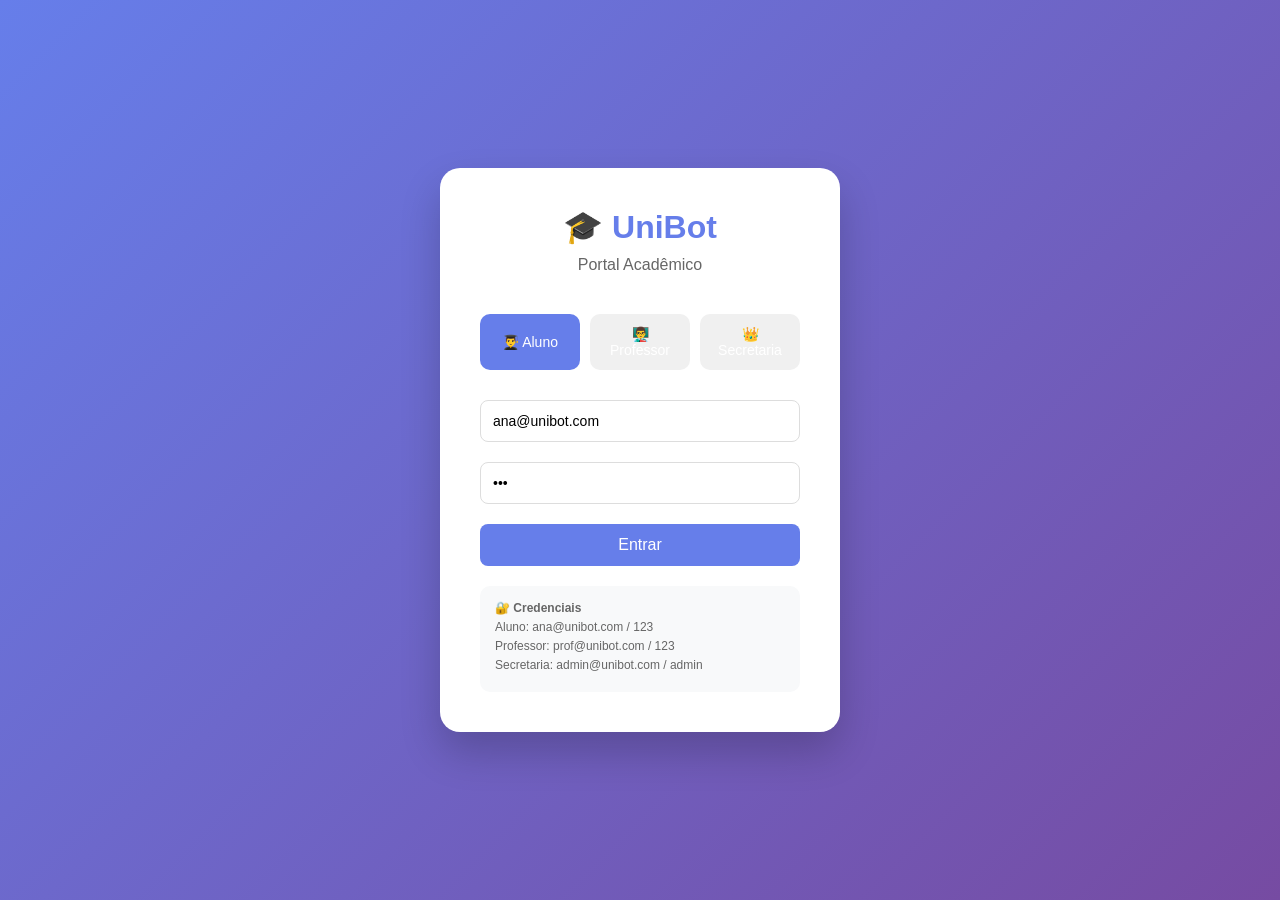
<file: index.html>
<!DOCTYPE html>
<html lang="pt-br">
<head>
    <meta charset="UTF-8">
    <meta name="viewport" content="width=device-width, initial-scale=1.0">
    <title>UniBot - Login</title>
    <style>
        * { margin: 0; padding: 0; box-sizing: border-box; }
        body {
            font-family: 'Segoe UI', Tahoma, Geneva, Verdana, sans-serif;
            background: linear-gradient(135deg, #667eea 0%, #764ba2 100%);
            min-height: 100vh;
            display: flex;
            justify-content: center;
            align-items: center;
        }
        .container {
            background: white;
            border-radius: 20px;
            padding: 40px;
            width: 100%;
            max-width: 400px;
            box-shadow: 0 20px 40px rgba(0,0,0,0.2);
        }
        h1 {
            text-align: center;
            color: #667eea;
            margin-bottom: 10px;
        }
        .sub {
            text-align: center;
            color: #666;
            margin-bottom: 30px;
        }
        .tipo-selector {
            display: flex;
            gap: 10px;
            margin-bottom: 20px;
        }
        .tipo-btn {
            flex: 1;
            padding: 12px;
            border: none;
            background: #f0f0f0;
            border-radius: 10px;
            cursor: pointer;
            font-size: 14px;
            transition: all 0.3s;
        }
        .tipo-btn.active {
            background: #667eea;
            color: white;
        }
        input {
            width: 100%;
            padding: 12px;
            margin: 10px 0;
            border: 1px solid #ddd;
            border-radius: 8px;
            font-size: 14px;
        }
        button {
            width: 100%;
            padding: 12px;
            background: #667eea;
            color: white;
            border: none;
            border-radius: 8px;
            cursor: pointer;
            font-size: 16px;
            margin-top: 10px;
        }
        button:hover { background: #5a67d8; }
        .info {
            margin-top: 20px;
            padding: 15px;
            background: #f8f9fa;
            border-radius: 10px;
            font-size: 12px;
            color: #666;
        }
        .info p { margin: 5px 0; }
    </style>
</head>
<body>
    <div class="container">
        <h1>🎓 UniBot</h1>
        <p class="sub">Portal Acadêmico</p>
        
        <div class="tipo-selector">
            <button class="tipo-btn active" data-tipo="aluno">👨‍🎓 Aluno</button>
            <button class="tipo-btn" data-tipo="professor">👨‍🏫 Professor</button>
            <button class="tipo-btn" data-tipo="secretaria">👑 Secretaria</button>
        </div>
        
        <input type="email" id="email" placeholder="E-mail">
        <input type="password" id="senha" placeholder="Senha">
        <button id="entrar">Entrar</button>
        
        <div class="info">
            <strong>🔐 Credenciais</strong>
            <p>Aluno: ana@unibot.com / 123</p>
            <p>Professor: prof@unibot.com / 123</p>
            <p>Secretaria: admin@unibot.com / admin</p>
        </div>
    </div>

    <script>
        let tipo = 'aluno';
        
        document.querySelectorAll('.tipo-btn').forEach(btn => {
            btn.onclick = () => {
                document.querySelectorAll('.tipo-btn').forEach(b => b.classList.remove('active'));
                btn.classList.add('active');
                tipo = btn.dataset.tipo;
                
                if (tipo === 'aluno') {
                    document.getElementById('email').value = 'ana@unibot.com';
                    document.getElementById('senha').value = '123';
                } else if (tipo === 'professor') {
                    document.getElementById('email').value = 'prof@unibot.com';
                    document.getElementById('senha').value = '123';
                } else {
                    document.getElementById('email').value = 'admin@unibot.com';
                    document.getElementById('senha').value = 'admin';
                }
            };
        });
        
        document.getElementById('entrar').onclick = async () => {
            const email = document.getElementById('email').value;
            const senha = document.getElementById('senha').value;
            
            const res = await fetch('/api/login', {
                method: 'POST',
                headers: {'Content-Type': 'application/json'},
                body: JSON.stringify({email, senha, tipo})
            });
            
            const data = await res.json();
            if (data.ok) {
                localStorage.setItem('usuario', JSON.stringify(data.usuario));
                localStorage.setItem('tipo', data.tipo);
                window.location = data.tipo === 'aluno' ? '/aluno.html' : 
                                  data.tipo === 'professor' ? '/professor.html' : '/secretaria.html';
            } else {
                alert('❌ Login inválido!');
            }
        };
        
        // Pré-preencher
        document.getElementById('email').value = 'ana@unibot.com';
        document.getElementById('senha').value = '123';
    </script>
</body>
</html>
</file>
